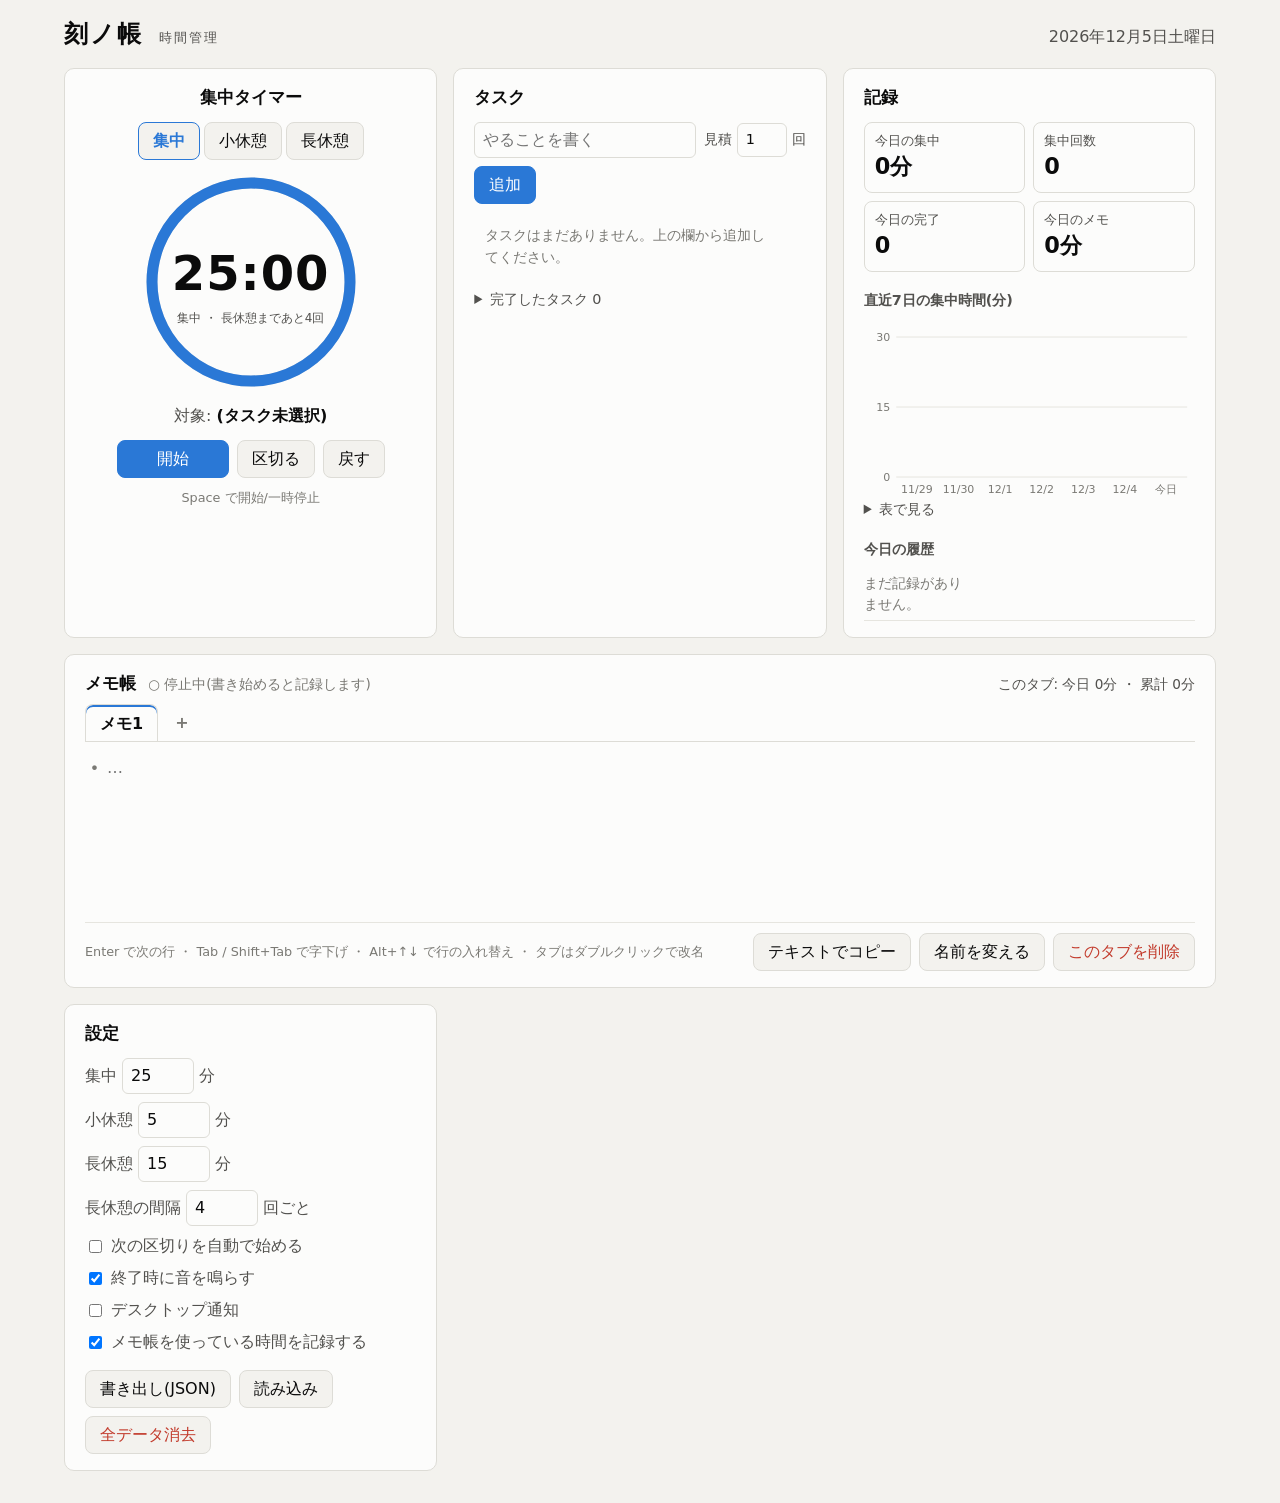
<file: time-manager/index.html>
<!DOCTYPE html>
<html lang="ja">
<head>
  <meta charset="utf-8">
  <meta name="viewport" content="width=device-width, initial-scale=1">
  <title>刻ノ帳 — 時間管理</title>
  <link rel="stylesheet" href="style.css">
</head>
<body>
  <header class="app-header">
    <h1>刻ノ帳 <small>時間管理</small></h1>
    <p class="today" id="today"></p>
  </header>

  <main class="layout">
    <!-- 集中タイマー -->
    <section class="card timer-card" aria-labelledby="timer-h">
      <h2 id="timer-h">集中タイマー</h2>
      <div class="mode-tabs" role="tablist">
        <button role="tab" data-mode="focus">集中</button>
        <button role="tab" data-mode="short">小休憩</button>
        <button role="tab" data-mode="long">長休憩</button>
      </div>
      <div class="dial">
        <svg viewBox="0 0 120 120" aria-hidden="true">
          <circle class="dial-track" cx="60" cy="60" r="54"></circle>
          <circle class="dial-bar" id="dialBar" cx="60" cy="60" r="54"></circle>
        </svg>
        <div class="dial-text">
          <div class="time" id="timeLeft">25:00</div>
          <div class="cycle" id="cycleInfo"></div>
        </div>
      </div>
      <p class="current-task">対象: <strong id="currentTask">(タスク未選択)</strong></p>
      <div class="controls">
        <button class="primary" id="btnStart">開始</button>
        <button id="btnSkip" title="現在の区切りを終える(集中は1分以上で記録)">区切る</button>
        <button id="btnReset">戻す</button>
      </div>
      <p class="hint">Space で開始/一時停止</p>
    </section>

    <!-- タスク -->
    <section class="card tasks-card" aria-labelledby="tasks-h">
      <h2 id="tasks-h">タスク</h2>
      <form id="taskForm" class="task-form">
        <input id="taskTitle" placeholder="やることを書く" required maxlength="80">
        <label class="est">見積
          <input id="taskEst" type="number" min="1" max="20" value="1"> 回
        </label>
        <button class="primary" type="submit">追加</button>
      </form>
      <ul id="taskList" class="task-list"></ul>
      <details class="done-wrap">
        <summary>完了したタスク <span id="doneCount">0</span></summary>
        <ul id="doneList" class="task-list done"></ul>
      </details>
    </section>

    <!-- 記録 -->
    <section class="card stats-card" aria-labelledby="stats-h">
      <h2 id="stats-h">記録</h2>
      <div class="tiles">
        <div class="tile"><span class="tile-label">今日の集中</span><span class="tile-value" id="statFocus">0分</span></div>
        <div class="tile"><span class="tile-label">集中回数</span><span class="tile-value" id="statCount">0</span></div>
        <div class="tile"><span class="tile-label">今日の完了</span><span class="tile-value" id="statDone">0</span></div>
        <div class="tile"><span class="tile-label">今日のメモ</span><span class="tile-value" id="statMemo">0分</span></div>
      </div>
      <h3>直近7日の集中時間(分)</h3>
      <div class="chart-wrap">
        <svg id="weekChart" class="chart" role="img" aria-label="直近7日の集中時間"></svg>
        <div id="chartTip" class="chart-tip" hidden></div>
      </div>
      <details>
        <summary>表で見る</summary>
        <table class="week-table" id="weekTable"></table>
      </details>
      <h3>今日の履歴</h3>
      <ul id="sessionList" class="session-list"></ul>
    </section>

    <!-- メモ帳 -->
    <section class="card memo-card" id="memoCard" aria-labelledby="memo-h">
      <div class="memo-head">
        <h2 id="memo-h">メモ帳</h2>
        <span class="memo-status" id="memoStatus" aria-live="polite"></span>
        <span class="memo-time" id="memoTime"></span>
      </div>
      <div class="memo-tabs" id="memoTabs" role="tablist" aria-label="メモのタブ"></div>
      <ul class="memo-list" id="memoList"></ul>
      <div class="memo-foot">
        <p class="hint">Enter で次の行 ・ Tab / Shift+Tab で字下げ ・ Alt+↑↓ で行の入れ替え ・ タブはダブルクリックで改名</p>
        <div class="memo-ops">
          <button id="memoCopy">テキストでコピー</button>
          <button id="memoRename">名前を変える</button>
          <button id="memoDelete" class="danger">このタブを削除</button>
        </div>
      </div>
    </section>

    <!-- 設定 -->
    <section class="card settings-card" aria-labelledby="settings-h">
      <h2 id="settings-h">設定</h2>
      <form id="settingsForm" class="settings">
        <label>集中 <input type="number" name="focus" min="1" max="180"> 分</label>
        <label>小休憩 <input type="number" name="short" min="1" max="60"> 分</label>
        <label>長休憩 <input type="number" name="long" min="1" max="120"> 分</label>
        <label>長休憩の間隔 <input type="number" name="longEvery" min="2" max="12"> 回ごと</label>
        <label class="check"><input type="checkbox" name="autoStart"> 次の区切りを自動で始める</label>
        <label class="check"><input type="checkbox" name="sound"> 終了時に音を鳴らす</label>
        <label class="check"><input type="checkbox" name="notify"> デスクトップ通知</label>
        <label class="check"><input type="checkbox" name="trackMemo"> メモ帳を使っている時間を記録する</label>
      </form>
      <div class="data-ops">
        <button id="btnExport">書き出し(JSON)</button>
        <label class="file-btn">読み込み<input type="file" id="fileImport" accept="application/json" hidden></label>
        <button id="btnClear" class="danger">全データ消去</button>
      </div>
    </section>
  </main>

  <script src="app.js"></script>
</body>
</html>
</file>
<file: time-manager/style.css>
:root {
  --surface-0: #f3f2ee;
  --surface-1: #fcfcfb;
  --border: #dddcd6;
  --text-primary: #0b0b0b;
  --text-secondary: #52514e;
  --text-muted: #7a7974;
  --accent: #2a78d6;
  --accent-ink: #ffffff;
  --rest: #0ca30c;
  --danger: #c23a2b;
  --grid: #e6e5df;
  --radius: 10px;
  color-scheme: light dark;
}
@media (prefers-color-scheme: dark) {
  :root {
    --surface-0: #111110;
    --surface-1: #1a1a19;
    --border: #33332f;
    --text-primary: #f0efec;
    --text-secondary: #c3c2b7;
    --text-muted: #94938a;
    --accent: #3987e5;
    --rest: #2bb52b;
    --danger: #e0614f;
    --grid: #2a2a27;
  }
}
* { box-sizing: border-box; }
body {
  margin: 0;
  font-family: "Hiragino Sans", "Noto Sans JP", "Yu Gothic UI", system-ui, sans-serif;
  background: var(--surface-0);
  color: var(--text-primary);
  line-height: 1.5;
}
.app-header {
  display: flex; align-items: baseline; justify-content: space-between; flex-wrap: wrap;
  padding: 16px 24px 0; max-width: 1200px; margin: 0 auto;
}
.app-header h1 { margin: 0; font-size: 1.5rem; letter-spacing: .08em; }
.app-header small { font-size: .8rem; color: var(--text-secondary); font-weight: normal; margin-left: .5em; }
.today { margin: 0; color: var(--text-secondary); }
.layout {
  display: grid; gap: 16px; padding: 16px 24px 32px; max-width: 1200px; margin: 0 auto;
  grid-template-columns: repeat(auto-fit, minmax(340px, 1fr));
}
.card {
  background: var(--surface-1); border: 1px solid var(--border); border-radius: var(--radius);
  padding: 16px 20px;
}
.card h2 { margin: 0 0 12px; font-size: 1.05rem; }
.card h3 { margin: 18px 0 8px; font-size: .9rem; color: var(--text-secondary); font-weight: 600; }
button, .file-btn {
  font: inherit; padding: 6px 14px; border-radius: 8px; cursor: pointer;
  border: 1px solid var(--border); background: var(--surface-0); color: var(--text-primary);
}
button:hover, .file-btn:hover { border-color: var(--text-muted); }
button:focus-visible, input:focus-visible { outline: 2px solid var(--accent); outline-offset: 2px; }
button.primary { background: var(--accent); color: var(--accent-ink); border-color: var(--accent); }
button.danger { color: var(--danger); }
input[type=number], input:not([type]) {
  font: inherit; padding: 5px 8px; border-radius: 6px; border: 1px solid var(--border);
  background: var(--surface-1); color: var(--text-primary);
}
input[type=number] { width: 4.5em; }

/* タイマー */
.timer-card { text-align: center; }
.mode-tabs { display: inline-flex; gap: 4px; margin-bottom: 12px; }
.mode-tabs button[aria-selected=true] { border-color: var(--accent); color: var(--accent); font-weight: 600; }
.dial { position: relative; width: 220px; height: 220px; margin: 0 auto; }
.dial svg { width: 100%; height: 100%; transform: rotate(-90deg); }
.dial-track { fill: none; stroke: var(--grid); stroke-width: 6; }
.dial-bar { fill: none; stroke: var(--accent); stroke-width: 6; stroke-linecap: round; transition: stroke-dashoffset .3s linear; }
body.resting .dial-bar { stroke: var(--rest); }
.dial-text { position: absolute; inset: 0; display: grid; place-content: center; }
.time { font-size: 3rem; font-variant-numeric: tabular-nums; font-weight: 600; letter-spacing: .02em; }
.cycle { color: var(--text-secondary); font-size: .75rem; max-width: 150px; margin: 0 auto; }
.current-task { color: var(--text-secondary); margin: 12px 0; }
.current-task strong { color: var(--text-primary); }
.controls { display: flex; gap: 8px; justify-content: center; }
.controls .primary { min-width: 7em; }
.hint { color: var(--text-muted); font-size: .8rem; margin: 10px 0 0; }

/* タスク */
.task-form { display: flex; gap: 8px; align-items: center; flex-wrap: wrap; }
.task-form #taskTitle { flex: 1 1 160px; }
.est { color: var(--text-secondary); font-size: .9rem; white-space: nowrap; }
.est input { width: 3.5em; }
.task-list { list-style: none; padding: 0; margin: 12px 0 0; }
.task-list li {
  display: grid; grid-template-columns: auto 1fr auto auto; gap: 8px; align-items: center;
  padding: 8px 10px; border-radius: 8px; border: 1px solid transparent;
}
.task-list li + li { margin-top: 4px; }
.task-list li:hover { background: var(--surface-0); }
.task-list li.selected { border-color: var(--accent); background: var(--surface-0); }
.task-title { cursor: pointer; overflow-wrap: anywhere; }
.task-meta { color: var(--text-secondary); font-size: .8rem; font-variant-numeric: tabular-nums; white-space: nowrap; }
.task-list.done .task-title { text-decoration: line-through; color: var(--text-muted); }
.icon-btn { border: none; background: none; padding: 2px 6px; color: var(--text-muted); }
.icon-btn:hover { color: var(--danger); }
.empty { color: var(--text-muted); font-size: .9rem; padding: 8px 10px; }
.done-wrap { margin-top: 12px; }
summary { cursor: pointer; color: var(--text-secondary); font-size: .9rem; }

/* 記録 */
.tiles { display: grid; grid-template-columns: repeat(auto-fit, minmax(110px, 1fr)); gap: 8px; }
.tile { border: 1px solid var(--border); border-radius: 8px; padding: 8px 10px; display: flex; flex-direction: column; }
.tile-label { color: var(--text-secondary); font-size: .8rem; }
.tile-value { font-size: 1.4rem; font-weight: 600; font-variant-numeric: tabular-nums; }
.chart-wrap { position: relative; }
.chart { width: 100%; height: 180px; display: block; }
.chart .grid { stroke: var(--grid); stroke-width: 1; }
.chart .axis-label { fill: var(--text-muted); font-size: 11px; }
.chart .bar { fill: var(--accent); }
.chart .bar.today { fill: var(--accent); }
.chart .hit { fill: transparent; cursor: default; }
.chart .value-label { fill: var(--text-secondary); font-size: 11px; font-variant-numeric: tabular-nums; }
.chart-tip {
  position: absolute; pointer-events: none; transform: translate(-50%, -110%);
  background: var(--surface-1); border: 1px solid var(--border); border-radius: 6px;
  padding: 4px 8px; font-size: .8rem; white-space: nowrap; box-shadow: 0 2px 8px rgba(0,0,0,.12);
}
.week-table { border-collapse: collapse; width: 100%; margin-top: 6px; font-size: .85rem; }
.week-table th, .week-table td { border-bottom: 1px solid var(--border); padding: 4px 6px; text-align: left; }
.week-table td:last-child { text-align: right; font-variant-numeric: tabular-nums; }
.session-list { list-style: none; padding: 0; margin: 0; max-height: 220px; overflow-y: auto; }
.session-list li {
  display: grid; grid-template-columns: 7.5em 1fr auto auto; gap: 8px; align-items: center;
  padding: 4px 0; border-bottom: 1px solid var(--grid); font-size: .9rem;
}
.session-list .when, .session-list .dur { color: var(--text-secondary); font-variant-numeric: tabular-nums; }

.session-list li.memo span:nth-child(2) { color: var(--text-secondary); }

/* メモ帳 */
.memo-card { grid-column: 1 / -1; }
.memo-head { display: flex; align-items: baseline; gap: 12px; flex-wrap: wrap; margin-bottom: 8px; }
.memo-head h2 { margin: 0; }
.memo-status { font-size: .85rem; color: var(--text-muted); }
.memo-status.on { color: var(--rest); font-weight: 600; }
.memo-time { font-size: .85rem; color: var(--text-secondary); font-variant-numeric: tabular-nums; margin-left: auto; }
.memo-tabs { display: flex; gap: 2px; overflow-x: auto; border-bottom: 1px solid var(--border); }
.memo-tab {
  border: 1px solid transparent; border-bottom: none; border-radius: 8px 8px 0 0;
  background: none; color: var(--text-secondary); padding: 6px 14px; white-space: nowrap; max-width: 14em;
  overflow: hidden; text-overflow: ellipsis;
}
.memo-tab[aria-selected=true] {
  border-color: var(--border); background: var(--surface-1); color: var(--text-primary);
  font-weight: 600; margin-bottom: -1px; box-shadow: inset 0 2px 0 var(--accent);
}
.memo-tab.add { color: var(--text-muted); font-weight: 600; }
.memo-list { list-style: none; margin: 0; padding: 10px 0; min-height: 180px; cursor: text; }
.memo-list li {
  --indent: 0;
  position: relative; padding-left: calc(var(--indent) * 1.5em + 1.25em);
}
.memo-list li::before {
  content: "•"; position: absolute; left: calc(var(--indent) * 1.5em + .3em); top: .32em;
  color: var(--text-muted);
}
.memo-list li[data-indent="1"]::before, .memo-list li[data-indent="4"]::before { content: "◦"; }
.memo-list li[data-indent="2"]::before, .memo-list li[data-indent="5"]::before { content: "▪"; font-size: .8em; top: .5em; }
.memo-input {
  width: 100%; border: none !important; background: transparent !important; padding: 4px 2px !important;
  font: inherit; color: var(--text-primary);
}
.memo-input:focus-visible { outline: none; background: var(--surface-0) !important; border-radius: 4px; }
.memo-foot { display: flex; justify-content: space-between; align-items: center; gap: 8px; flex-wrap: wrap; border-top: 1px solid var(--grid); padding-top: 10px; }
.memo-foot .hint { margin: 0; }
.memo-ops { display: flex; gap: 8px; flex-wrap: wrap; }

/* 設定 */
.settings { display: grid; gap: 8px; }
.settings label { color: var(--text-secondary); }
.settings label.check { display: flex; gap: 6px; align-items: center; }
.data-ops { display: flex; gap: 8px; flex-wrap: wrap; margin-top: 16px; }
</file>
